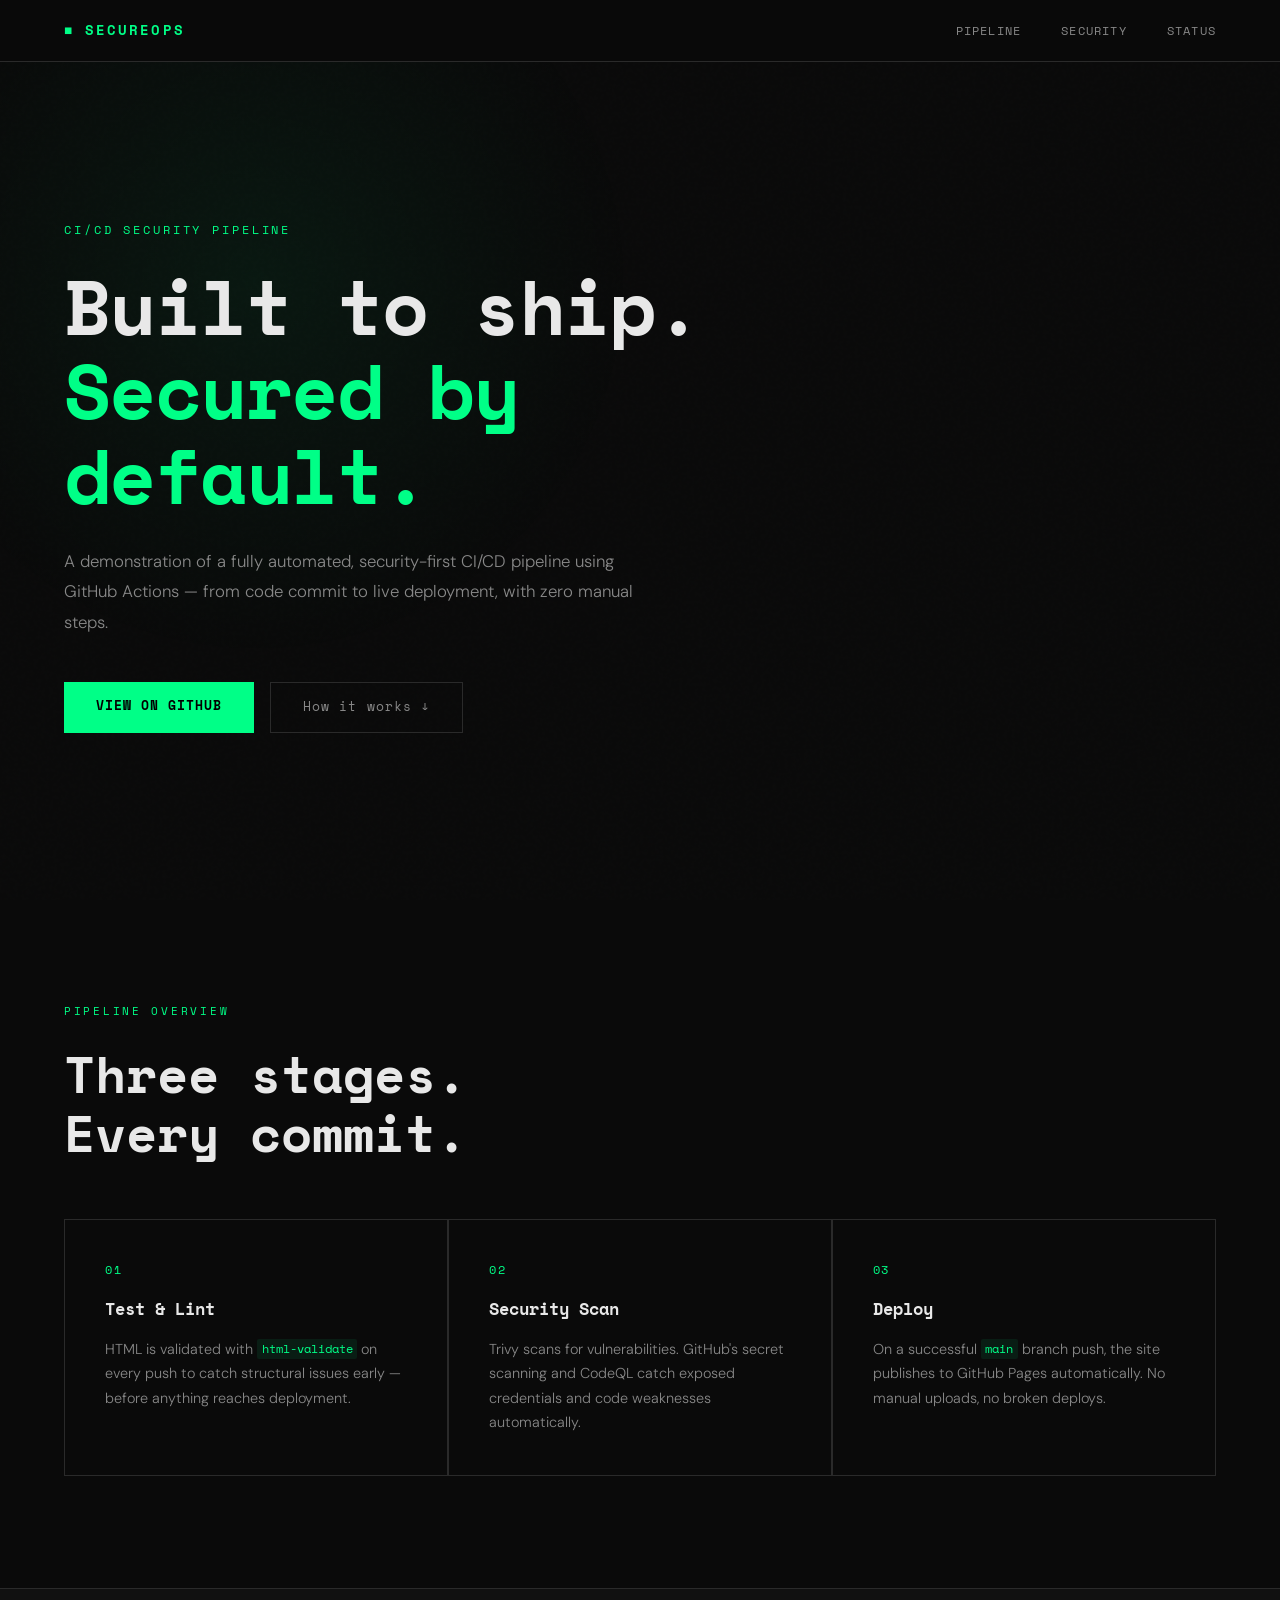
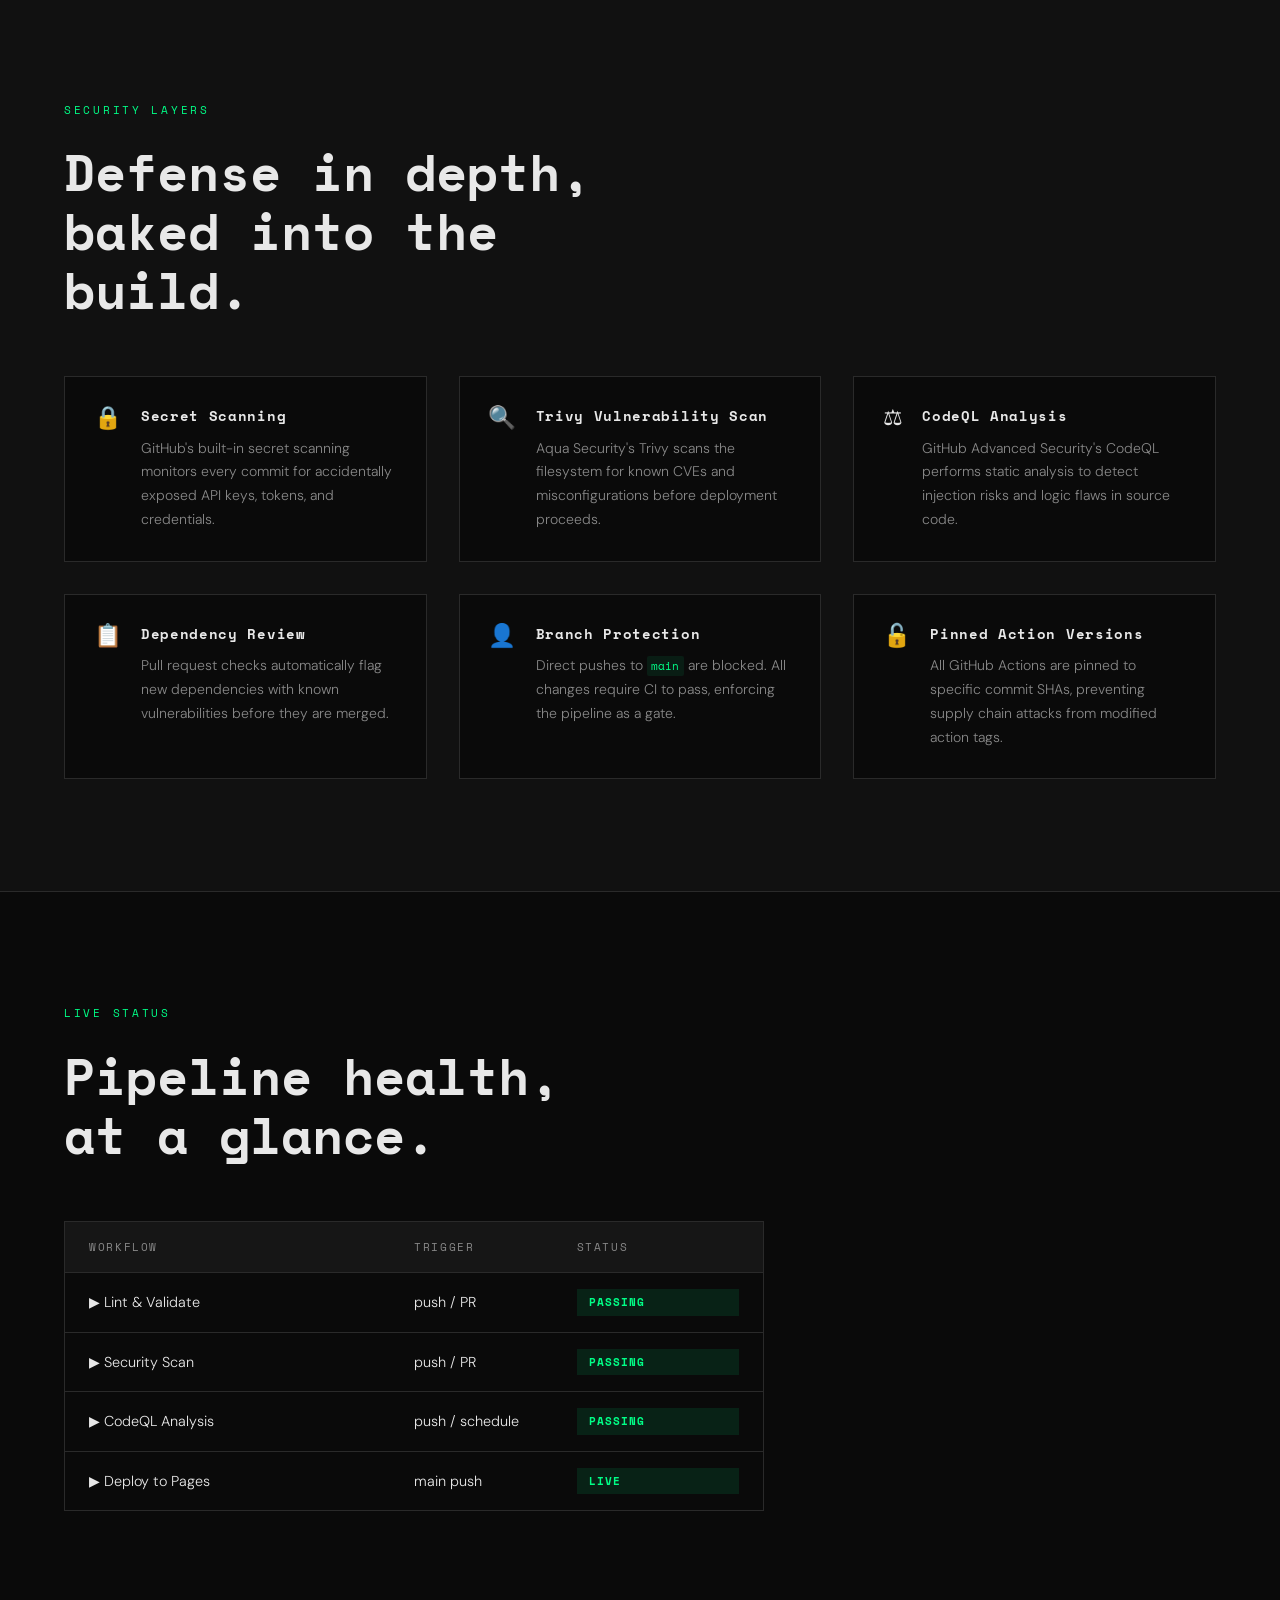
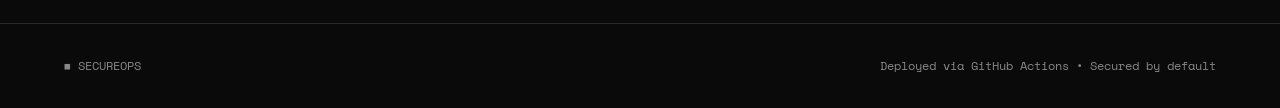
<file: src/index.html>
<!DOCTYPE html>
<html lang="en">
<head>
  <meta charset="UTF-8">
  <meta name="viewport" content="width=device-width, initial-scale=1.0">
  <title>SecureOps Dashboard</title>
  <link rel="preconnect" href="https://fonts.googleapis.com">
  <link href="https://fonts.googleapis.com/css2?family=Space+Mono:wght@400;700&family=DM+Sans:wght@300;400;600&display=swap" rel="stylesheet">
  <link rel="stylesheet" href="style.css">
</head>
<body>
  <div class="noise"></div>

  <header>
    <div class="logo">&#9632; SECUREOPS</div>
    <nav>
      <a href="#pipeline">Pipeline</a>
      <a href="#security">Security</a>
      <a href="#status">Status</a>
    </nav>
  </header>

  <main>
    <section class="hero">
      <div class="hero-label">CI/CD SECURITY PIPELINE</div>
      <h1>Built to ship.<br><span class="accent">Secured by default.</span></h1>
      <p class="hero-sub">
        A demonstration of a fully automated, security-first CI/CD pipeline using
        GitHub Actions — from code commit to live deployment, with zero manual steps.
      </p>
      <div class="cta-row">
        <a class="btn-primary" href="https://github.com/Yashitha2001/CI-CD-PIPELINE" target="_blank" rel="noopener">View on GitHub</a>
        <a class="btn-ghost" href="#pipeline">How it works ↓</a>
      </div>
    </section>

    <section id="pipeline" class="section">
      <div class="section-tag">PIPELINE OVERVIEW</div>
      <h2>Three stages.<br>Every commit.</h2>
      <div class="cards">
        <div class="card">
          <div class="card-num">01</div>
          <h3>Test &amp; Lint</h3>
          <p>HTML is validated with <code>html-validate</code> on every push to catch structural issues early — before anything reaches deployment.</p>
        </div>
        <div class="card">
          <div class="card-num">02</div>
          <h3>Security Scan</h3>
          <p>Trivy scans for vulnerabilities. GitHub's secret scanning and CodeQL catch exposed credentials and code weaknesses automatically.</p>
        </div>
        <div class="card">
          <div class="card-num">03</div>
          <h3>Deploy</h3>
          <p>On a successful <code>main</code> branch push, the site publishes to GitHub Pages automatically. No manual uploads, no broken deploys.</p>
        </div>
      </div>
    </section>

    <section id="security" class="section section-dark">
      <div class="section-tag">SECURITY LAYERS</div>
      <h2>Defense in depth,<br>baked into the build.</h2>
      <div class="security-grid">
        <div class="sec-item">
          <div class="sec-icon">&#128274;</div>
          <div>
            <strong>Secret Scanning</strong>
            <p>GitHub's built-in secret scanning monitors every commit for accidentally exposed API keys, tokens, and credentials.</p>
          </div>
        </div>
        <div class="sec-item">
          <div class="sec-icon">&#128269;</div>
          <div>
            <strong>Trivy Vulnerability Scan</strong>
            <p>Aqua Security's Trivy scans the filesystem for known CVEs and misconfigurations before deployment proceeds.</p>
          </div>
        </div>
        <div class="sec-item">
          <div class="sec-icon">&#9878;</div>
          <div>
            <strong>CodeQL Analysis</strong>
            <p>GitHub Advanced Security's CodeQL performs static analysis to detect injection risks and logic flaws in source code.</p>
          </div>
        </div>
        <div class="sec-item">
          <div class="sec-icon">&#128203;</div>
          <div>
            <strong>Dependency Review</strong>
            <p>Pull request checks automatically flag new dependencies with known vulnerabilities before they are merged.</p>
          </div>
        </div>
        <div class="sec-item">
          <div class="sec-icon">&#128100;</div>
          <div>
            <strong>Branch Protection</strong>
            <p>Direct pushes to <code>main</code> are blocked. All changes require CI to pass, enforcing the pipeline as a gate.</p>
          </div>
        </div>
        <div class="sec-item">
          <div class="sec-icon">&#128275;</div>
          <div>
            <strong>Pinned Action Versions</strong>
            <p>All GitHub Actions are pinned to specific commit SHAs, preventing supply chain attacks from modified action tags.</p>
          </div>
        </div>
      </div>
    </section>

    <section id="status" class="section">
      <div class="section-tag">LIVE STATUS</div>
      <h2>Pipeline health,<br>at a glance.</h2>
      <div class="status-table">
        <div class="status-row header-row">
          <span>Workflow</span>
          <span>Trigger</span>
          <span>Status</span>
        </div>
        <div class="status-row">
          <span>&#9654; Lint &amp; Validate</span>
          <span>push / PR</span>
          <span class="badge green">Passing</span>
        </div>
        <div class="status-row">
          <span>&#9654; Security Scan</span>
          <span>push / PR</span>
          <span class="badge green">Passing</span>
        </div>
        <div class="status-row">
          <span>&#9654; CodeQL Analysis</span>
          <span>push / schedule</span>
          <span class="badge green">Passing</span>
        </div>
        <div class="status-row">
          <span>&#9654; Deploy to Pages</span>
          <span>main push</span>
          <span class="badge green">Live</span>
        </div>
      </div>
    </section>
  </main>

  <footer>
    <span>&#9632; SECUREOPS</span>
    <span>Deployed via GitHub Actions &bull; Secured by default</span>
  </footer>
</body>
</html>
</file>
<file: src/style.css>
/* ── Reset & Variables ──────────────────────────────────── */
*, *::before, *::after { box-sizing: border-box; margin: 0; padding: 0; }

:root {
  --bg:        #0a0a0a;
  --bg2:       #111111;
  --surface:   #161616;
  --border:    #2a2a2a;
  --text:      #e8e8e8;
  --muted:     #888;
  --accent:    #00ff87;
  --accent2:   #0affef;
  --danger:    #ff4d6d;
  --mono:      'Space Mono', monospace;
  --sans:      'DM Sans', sans-serif;
}

html { scroll-behavior: smooth; }

body {
  background: var(--bg);
  color: var(--text);
  font-family: var(--sans);
  font-weight: 300;
  line-height: 1.7;
  overflow-x: hidden;
}

/* ── Noise Overlay ─────────────────────────────────────── */
.noise {
  position: fixed; inset: 0; z-index: 0; pointer-events: none;
  background-image: url("data:image/svg+xml,%3Csvg viewBox='0 0 256 256' xmlns='http://www.w3.org/2000/svg'%3E%3Cfilter id='noise'%3E%3CfeTurbulence type='fractalNoise' baseFrequency='0.9' numOctaves='4' stitchTiles='stitch'/%3E%3C/filter%3E%3Crect width='100%25' height='100%25' filter='url(%23noise)' opacity='0.04'/%3E%3C/svg%3E");
  opacity: 0.35;
}

/* ── Header ────────────────────────────────────────────── */
header {
  position: sticky; top: 0; z-index: 100;
  display: flex; align-items: center; justify-content: space-between;
  padding: 1.2rem 4rem;
  background: rgba(10,10,10,0.85);
  backdrop-filter: blur(12px);
  border-bottom: 1px solid var(--border);
}

.logo {
  font-family: var(--mono);
  font-size: 0.85rem;
  letter-spacing: 0.15em;
  color: var(--accent);
  font-weight: 700;
}

nav { display: flex; gap: 2.5rem; }
nav a {
  font-family: var(--mono);
  font-size: 0.75rem;
  letter-spacing: 0.1em;
  color: var(--muted);
  text-decoration: none;
  text-transform: uppercase;
  transition: color 0.2s;
}
nav a:hover { color: var(--text); }

/* ── Hero ──────────────────────────────────────────────── */
.hero {
  min-height: 92vh;
  display: flex; flex-direction: column; justify-content: center;
  padding: 6rem 4rem;
  position: relative;
  overflow: hidden;
}

.hero::before {
  content: '';
  position: absolute;
  top: -20%; left: -10%;
  width: 60vw; height: 60vw;
  background: radial-gradient(circle, rgba(0,255,135,0.06) 0%, transparent 70%);
  pointer-events: none;
}

.hero-label {
  font-family: var(--mono);
  font-size: 0.72rem;
  letter-spacing: 0.25em;
  color: var(--accent);
  margin-bottom: 1.5rem;
  opacity: 0;
  animation: fadeUp 0.6s ease 0.1s forwards;
}

.hero h1 {
  font-family: var(--mono);
  font-size: clamp(2.4rem, 6vw, 5.5rem);
  font-weight: 700;
  line-height: 1.1;
  letter-spacing: -0.02em;
  max-width: 14ch;
  opacity: 0;
  animation: fadeUp 0.6s ease 0.2s forwards;
}

.accent { color: var(--accent); }

.hero-sub {
  max-width: 55ch;
  margin-top: 1.8rem;
  color: var(--muted);
  font-size: 1.05rem;
  line-height: 1.8;
  opacity: 0;
  animation: fadeUp 0.6s ease 0.35s forwards;
}

.cta-row {
  display: flex; gap: 1rem; margin-top: 2.8rem;
  opacity: 0; animation: fadeUp 0.6s ease 0.5s forwards;
}

.btn-primary {
  display: inline-block;
  padding: 0.85rem 2rem;
  background: var(--accent);
  color: #000;
  font-family: var(--mono);
  font-size: 0.8rem;
  font-weight: 700;
  letter-spacing: 0.08em;
  text-decoration: none;
  text-transform: uppercase;
  transition: background 0.2s, transform 0.15s;
}
.btn-primary:hover { background: var(--accent2); transform: translateY(-2px); }

.btn-ghost {
  display: inline-block;
  padding: 0.85rem 2rem;
  border: 1px solid var(--border);
  color: var(--muted);
  font-family: var(--mono);
  font-size: 0.8rem;
  letter-spacing: 0.08em;
  text-decoration: none;
  transition: border-color 0.2s, color 0.2s;
}
.btn-ghost:hover { border-color: var(--text); color: var(--text); }

/* ── Sections ──────────────────────────────────────────── */
.section { padding: 7rem 4rem; position: relative; }
.section-dark { background: var(--bg2); border-top: 1px solid var(--border); border-bottom: 1px solid var(--border); }

.section-tag {
  font-family: var(--mono);
  font-size: 0.68rem;
  letter-spacing: 0.25em;
  color: var(--accent);
  margin-bottom: 1.5rem;
}

.section h2 {
  font-family: var(--mono);
  font-size: clamp(1.8rem, 4vw, 3.2rem);
  font-weight: 700;
  line-height: 1.15;
  margin-bottom: 3.5rem;
  max-width: 18ch;
}

/* ── Cards ─────────────────────────────────────────────── */
.cards {
  display: grid;
  grid-template-columns: repeat(auto-fit, minmax(280px, 1fr));
  gap: 1.5px;
  background: var(--border);
  border: 1px solid var(--border);
}

.card {
  background: var(--bg);
  padding: 2.5rem;
  transition: background 0.2s;
}
.card:hover { background: var(--surface); }

.card-num {
  font-family: var(--mono);
  font-size: 0.72rem;
  color: var(--accent);
  letter-spacing: 0.15em;
  margin-bottom: 1rem;
}

.card h3 {
  font-family: var(--mono);
  font-size: 1.05rem;
  margin-bottom: 0.8rem;
  font-weight: 700;
}

.card p { color: var(--muted); font-size: 0.9rem; }

code {
  font-family: var(--mono);
  font-size: 0.82em;
  background: rgba(0,255,135,0.08);
  color: var(--accent);
  padding: 0.1em 0.4em;
  border-radius: 2px;
}

/* ── Security Grid ─────────────────────────────────────── */
.security-grid {
  display: grid;
  grid-template-columns: repeat(auto-fit, minmax(320px, 1fr));
  gap: 2rem;
}

.sec-item {
  display: flex; gap: 1.2rem; align-items: flex-start;
  padding: 1.8rem;
  border: 1px solid var(--border);
  background: var(--bg);
  transition: border-color 0.2s;
}
.sec-item:hover { border-color: var(--accent); }

.sec-icon {
  font-size: 1.4rem;
  line-height: 1;
  flex-shrink: 0;
  margin-top: 0.1rem;
}

.sec-item strong {
  display: block;
  font-family: var(--mono);
  font-size: 0.85rem;
  letter-spacing: 0.05em;
  margin-bottom: 0.5rem;
}

.sec-item p { color: var(--muted); font-size: 0.875rem; }

/* ── Status Table ──────────────────────────────────────── */
.status-table {
  border: 1px solid var(--border);
  max-width: 700px;
}

.status-row {
  display: grid;
  grid-template-columns: 2fr 1fr 1fr;
  padding: 1rem 1.5rem;
  border-bottom: 1px solid var(--border);
  align-items: center;
  font-size: 0.9rem;
  transition: background 0.15s;
}
.status-row:last-child { border-bottom: none; }
.status-row:not(.header-row):hover { background: var(--surface); }

.header-row {
  font-family: var(--mono);
  font-size: 0.68rem;
  letter-spacing: 0.15em;
  color: var(--muted);
  text-transform: uppercase;
  background: var(--surface);
}

.badge {
  display: inline-block;
  font-family: var(--mono);
  font-size: 0.68rem;
  font-weight: 700;
  letter-spacing: 0.1em;
  padding: 0.25rem 0.75rem;
  text-transform: uppercase;
}
.badge.green { background: rgba(0,255,135,0.1); color: var(--accent); }

/* ── Footer ────────────────────────────────────────────── */
footer {
  display: flex; justify-content: space-between; align-items: center;
  padding: 2rem 4rem;
  border-top: 1px solid var(--border);
  font-family: var(--mono);
  font-size: 0.72rem;
  color: var(--muted);
}

/* ── Animations ────────────────────────────────────────── */
@keyframes fadeUp {
  from { opacity: 0; transform: translateY(18px); }
  to   { opacity: 1; transform: translateY(0); }
}

/* ── Responsive ────────────────────────────────────────── */
@media (max-width: 768px) {
  header { padding: 1rem 1.5rem; }
  nav { gap: 1.5rem; }
  .hero, .section { padding: 4rem 1.5rem; }
  footer { flex-direction: column; gap: 0.5rem; text-align: center; padding: 1.5rem; }
}
</file>
